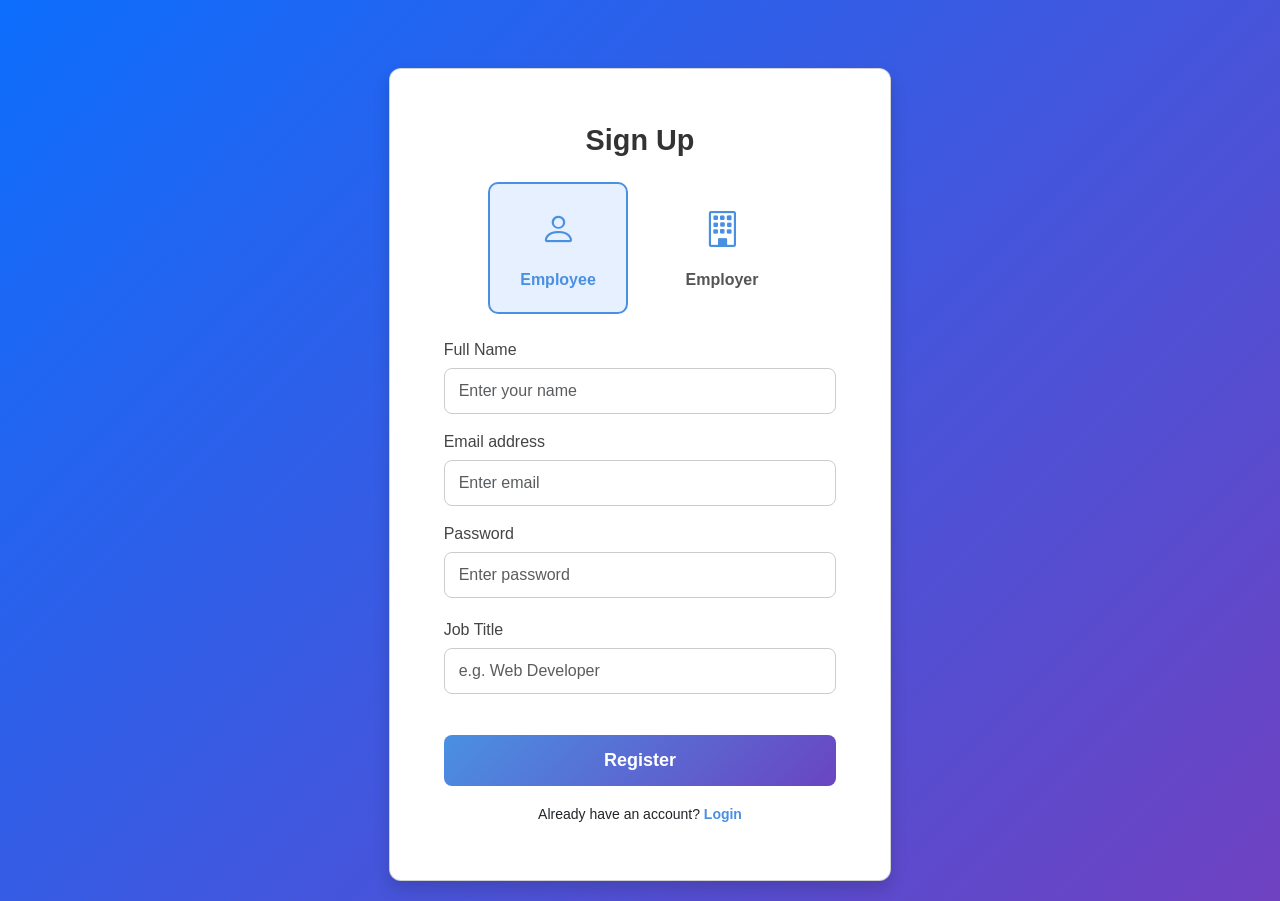
<file: Registration.html>
﻿<!DOCTYPE html>
<html lang="en">
<head>
    <meta charset="UTF-8" />
    <meta name="viewport" content="width=device-width, initial-scale=1" />
    <title>Registration Form</title>

    <!-- Bootstrap CSS -->
    <link href="https://cdn.jsdelivr.net/npm/bootstrap@5.3.0/dist/css/bootstrap.min.css"
          rel="stylesheet" />

    <!-- Bootstrap Icons -->
    <link href="https://cdn.jsdelivr.net/npm/bootstrap-icons@1.10.5/font/bootstrap-icons.css"
          rel="stylesheet" />

    <!-- Your custom CSS -->
    <link href="assets/css/registration.css" rel="stylesheet" />
</head>
<body class="bg-light">
    <div class="container mt-5">
        <div class="row justify-content-center">
            <div class="col-md-6 col-lg-5">
                <div class="card shadow">
                    <div class="card-body p-4">
                        <h3 class="card-title text-center mb-4">Sign Up</h3>

                        <!-- Role Selection as Cards -->
                        <div class="mb-4">
                            <div class="d-flex justify-content-center gap-4">
                                <div id="employeeCard" class="role-card selected" onclick="selectRole('employee')">
                                    <i class="bi bi-person"></i>
                                    <div>Employee</div>
                                </div>
                                <div id="employerCard" class="role-card" onclick="selectRole('employer')">
                                    <i class="bi bi-building"></i>
                                    <div>Employer</div>
                                </div>
                            </div>
                        </div>


                        <!-- Registration Form -->
                        <form>
                            <input type="hidden" id="role" value="employee" />

                            <div class="mb-3">
                                <label for="fullname" class="form-label">Full Name</label>
                                <input type="text"
                                       class="form-control"
                                       id="fullname"
                                       placeholder="Enter your name"
                                       required />
                            </div>

                            <div class="mb-3">
                                <label for="email" class="form-label">Email address</label>
                                <input type="email"
                                       class="form-control"
                                       id="email"
                                       placeholder="Enter email"
                                       required />
                            </div>

                            <div class="mb-3">
                                <label for="password" class="form-label">Password</label>
                                <input type="password"
                                       class="form-control"
                                       id="password"
                                       placeholder="Enter password"
                                       required />
                            </div>

                            <!-- Employee Fields -->
                            <div id="employeeFields">
                                <div class="mb-3">
                                    <label for="jobTitle" class="form-label">Job Title</label>
                                    <input type="text"
                                           class="form-control"
                                           id="jobTitle"
                                           placeholder="e.g. Web Developer" />
                                </div>
                            </div>

                            <!-- Employer Fields -->
                            <div id="employerFields" style="display: none">
                                <div class="mb-3">
                                    <label for="companyName" class="form-label">Company Name</label>
                                    <input type="text"
                                           class="form-control"
                                           id="companyName"
                                           placeholder="Enter your company name" />
                                </div>
                            </div>

                            <div class="d-grid">
                                <button type="submit" class="btn btn-primary">Register</button>
                            </div>
                        </form>

                        <div class="text-center mt-3">
                            <small>
                                Already have an account?
                                <a href="login.html">Login</a>
                            </small>
                        </div>
                    </div>
                </div>
            </div>
        </div>
    </div>

    <!-- Bootstrap JS Bundle -->
    <script src="https://cdn.jsdelivr.net/npm/bootstrap@5.3.0/dist/js/bootstrap.bundle.min.js"></script>

    <!-- Your custom JS with defer to run after DOM parsed -->
    <script src="assets/js/registration.js" defer></script>
</body>
</html>
</file>
<file: assets/css/registration.css>
/* registration.css */

body {
    background: linear-gradient(135deg, #0d6efd, #6f42c1);
    min-height: 100vh;
    display: flex;
    align-items: center;
    justify-content: center;
    font-family: 'Segoe UI', Tahoma, Geneva, Verdana, sans-serif;
    margin: 0;
    padding: 0;
}

.container {
    max-width: 1920px; /* controls overall form width */
    width: 100%;
    padding: 20px;
    box-sizing: border-box;
}

.card {
    background: white;
    border-radius: 12px;
    box-shadow: 0 12px 25px rgba(0, 0, 0, 0.15);
    padding: 30px;
    width: 100%; /* ensure card fills container */
    box-sizing: border-box;
}

.card-title {
    font-weight: 600;
    color: #333;
    margin-bottom: 30px; /* space below title */
    text-align: center;
    font-size: 1.8rem;
    white-space: nowrap; /* prevent wrapping */
}

/* Role cards container */
.d-flex.justify-content-center.gap-4 {
    justify-content: center !important;
    gap: 1.5rem;
}

/* Role cards */
.role-card {
    cursor: pointer;
    border: 2px solid transparent;
    transition: border-color 0.3s ease, background-color 0.3s ease;
    color: #555;
    width: 140px;
    min-width: 120px;
    user-select: none;
    padding: 20px 10px;
    border-radius: 10px;
    display: flex;
    flex-direction: column;
    align-items: center;
    text-align: center;
}

    .role-card i {
        font-size: 36px;
        margin-bottom: 10px;
        color: #4a90e2;
        transition: color 0.3s ease;
    }

    .role-card div {
        font-weight: 600;
        font-size: 16px;
    }

    .role-card:hover {
        border-color: #6a45c2;
        background-color: #f0f0ff;
        color: #6a45c2;
    }

    .role-card.selected {
        border-color: #4a90e2;
        background-color: #e6f0ff;
        color: #4a90e2;
    }

/* Form labels */
.form-label {
    font-weight: 500;
    color: #444;
    margin-bottom: 6px;
}

/* Inputs */
.form-control {
    border-radius: 8px;
    border: 1.5px solid #ccc;
    padding: 10px 14px;
    transition: border-color 0.3s ease;
    font-size: 1rem;
    box-sizing: border-box;
}

    .form-control:focus {
        border-color: #4a90e2;
        box-shadow: 0 0 6px #4a90e2aa;
        outline: none;
    }

/* Employee and Employer field containers */
#employeeFields,
#employerFields {
    margin-top: 20px;
}

/* Register button */
.btn-primary {
    background: linear-gradient(135deg, #4a90e2, #6a45c2);
    border: none;
    padding: 12px;
    border-radius: 8px;
    font-weight: 600;
    font-size: 18px;
    transition: background 0.3s ease;
    margin-top: 25px;
    width: 100%; /* full width */
    box-sizing: border-box;
}

    .btn-primary:hover {
        background: linear-gradient(135deg, #6a45c2, #4a90e2);
    }

/* Link styling */
.text-center small a {
    color: #4a90e2;
    text-decoration: none;
    font-weight: 600;
    transition: text-decoration 0.3s ease;
}

    .text-center small a:hover {
        text-decoration: underline;
    }

/* Checkbox style */
input[type="checkbox"] {
    accent-color: #4a90e2;
}

/* Responsive styles */
@media (max-width: 576px) {
    .role-card {
        width: 120px;
        font-size: 14px;
        padding: 15px 8px;
    }

        .role-card i {
            font-size: 28px;
        }
}
</file>
